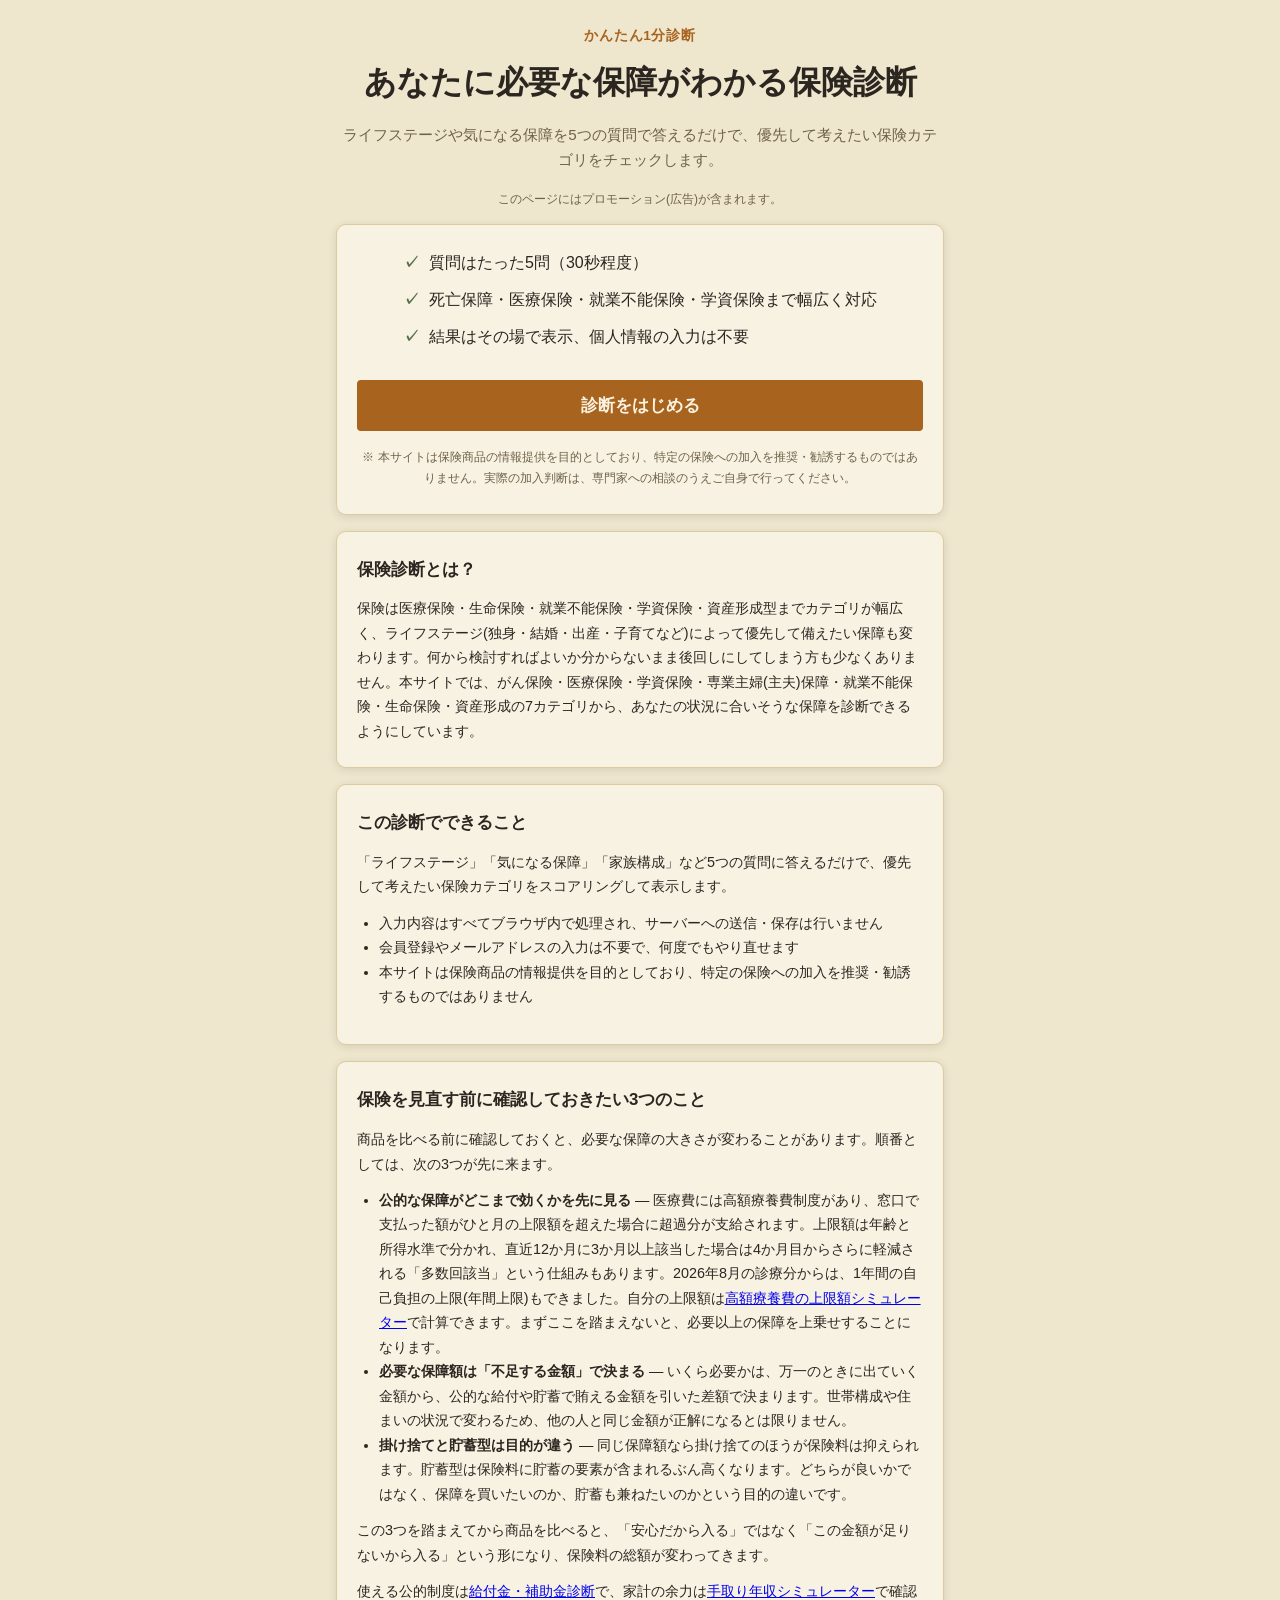
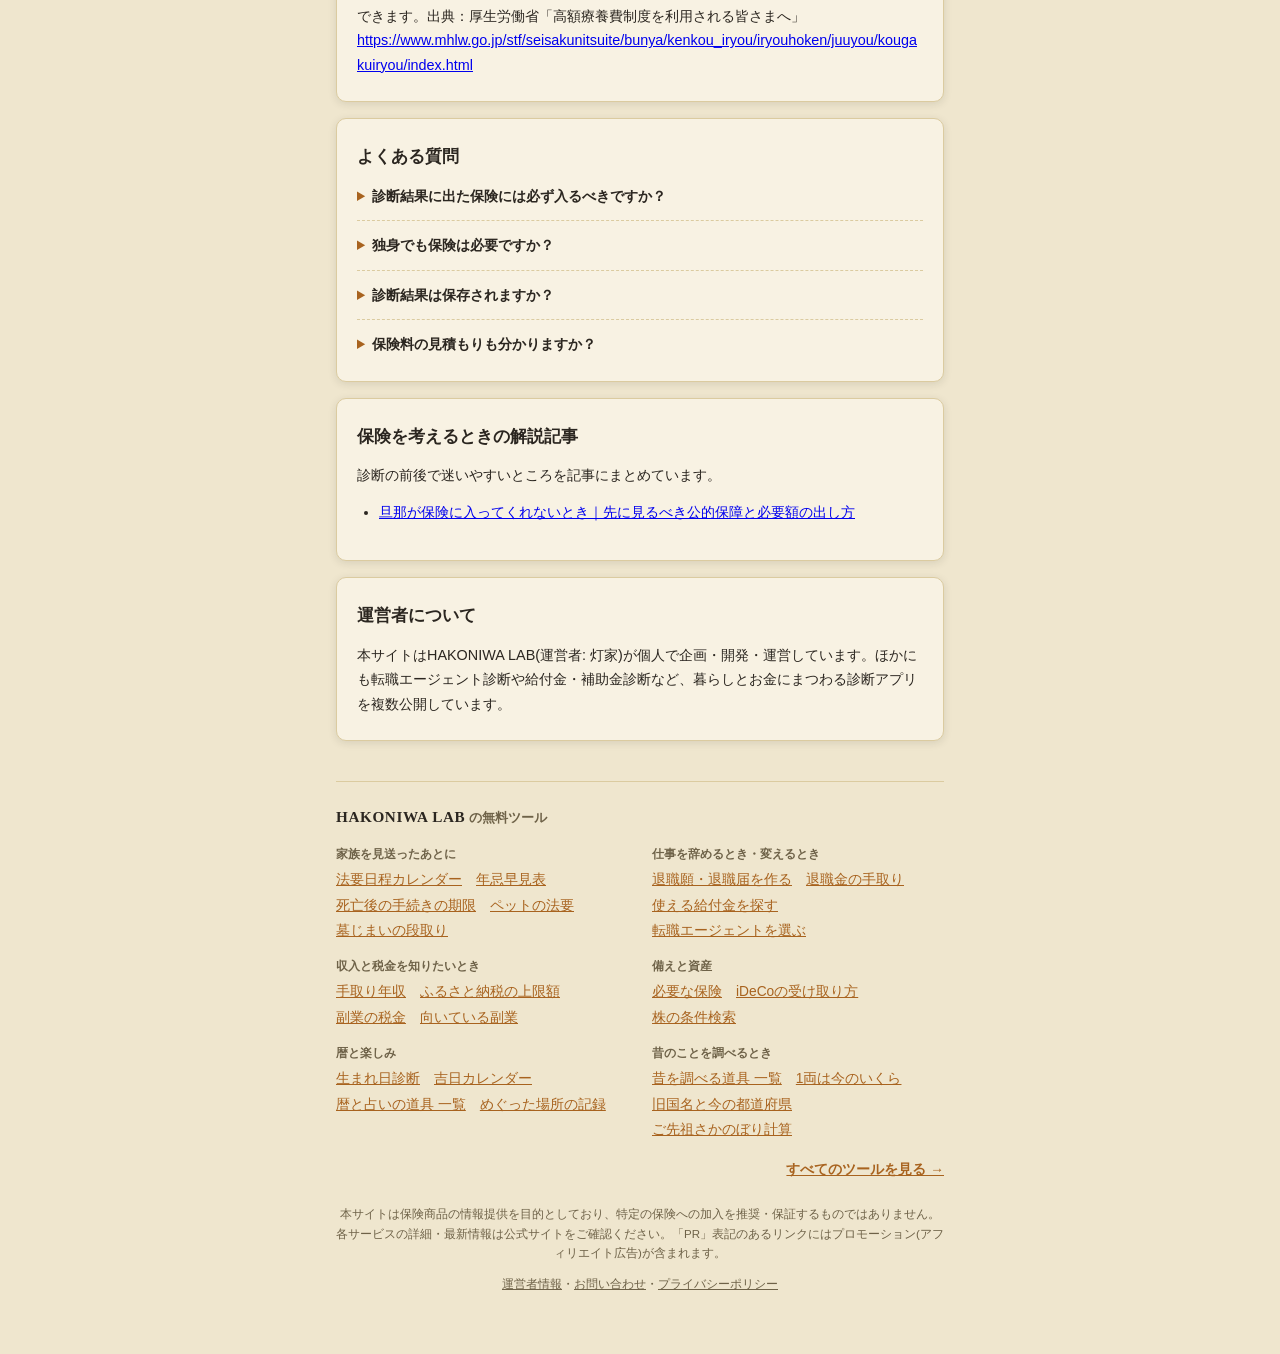
<file: index.html>
<!DOCTYPE html>
<html lang="ja">
<head>
<meta charset="UTF-8">
<meta name="viewport" content="width=device-width, initial-scale=1.0">
<!-- Google tag (gtag.js) -->
<script async src="https://www.googletagmanager.com/gtag/js?id=G-WTBHV5QYG3"></script>
<script>
  window.dataLayer = window.dataLayer || [];
  function gtag(){dataLayer.push(arguments);}
  gtag('js', new Date());
  gtag('config', 'G-WTBHV5QYG3');
</script>
<title>保険診断 | あなたに必要な保障がわかる</title>
<meta name="description" content="ライフステージや気になる保障を答えるだけで、あなたに合いそうな保険カテゴリをかんたん診断。">
<script async src="https://pagead2.googlesyndication.com/pagead/js/adsbygoogle.js?client=ca-pub-6465548593525933" crossorigin="anonymous"></script>
<link rel="canonical" href="https://hakoniwalab.com/insurance-checker/">
<link rel="stylesheet" href="css/style.css">
<script type="application/ld+json">{"@context":"https://schema.org","@type":"FAQPage","mainEntity":[{"@type":"Question","name":"診断結果に出た保険には必ず入るべきですか？","acceptedAnswer":{"@type":"Answer","text":"いいえ。診断結果は優先して検討したい保障カテゴリの目安であり、加入を推奨・勧誘するものではありません。実際の加入判断はご自身で、必要に応じて専門家に相談のうえ行ってください。"}},{"@type":"Question","name":"独身でも保険は必要ですか？","acceptedAnswer":{"@type":"Answer","text":"家族への保障よりも、医療保険や就業不能保険など自分自身の生活を守る保障の優先度が高くなる傾向があります。診断ではライフステージに応じてこうした違いも反映しています。"}},{"@type":"Question","name":"診断結果は保存されますか？","acceptedAnswer":{"@type":"Answer","text":"保存されません。診断のたびにその場で計算しており、入力内容や結果を外部に送信・保存する仕組みは持っていません。"}},{"@type":"Question","name":"保険料の見積もりも分かりますか？","acceptedAnswer":{"@type":"Answer","text":"本診断では優先すべき保険カテゴリの提示までを行っており、具体的な保険料の見積もりは含まれません。気になるカテゴリが見つかったら、各保険会社・保険相談窓口で見積もりをご確認ください。"}}]}</script>
</head>
<body>
<div id="app" class="app">

  <header class="app-header">
    <p class="app-header__eyebrow">かんたん1分診断</p>
    <h1 class="app-header__title">あなたに必要な<br class="sp-only">保障がわかる保険診断</h1>
    <p class="app-header__lead">ライフステージや気になる保障を5つの質問で答えるだけで、優先して考えたい保険カテゴリをチェックします。</p>
  </header>
  <p class="pr-note">このページにはプロモーション(広告)が含まれます。</p>

  <main id="main" class="main">

    <!-- intro screen -->
    <section id="screen-intro" class="screen" data-screen="intro">
      <div class="card card--intro">
        <ul class="intro-points">
          <li>質問はたった5問（30秒程度）</li>
          <li>死亡保障・医療保険・就業不能保険・学資保険まで幅広く対応</li>
          <li>結果はその場で表示、個人情報の入力は不要</li>
        </ul>
        <button type="button" class="btn btn--primary btn--large" id="btn-start">診断をはじめる</button>
        <p class="intro-disclaimer">※ 本サイトは保険商品の情報提供を目的としており、特定の保険への加入を推奨・勧誘するものではありません。実際の加入判断は、専門家への相談のうえご自身で行ってください。</p>
      </div>
    </section>

    <!-- quiz screen -->
    <section id="screen-quiz" class="screen" data-screen="quiz" hidden>
      <div class="progress" aria-hidden="true">
        <div class="progress__bar" id="progress-bar"></div>
      </div>
      <p class="progress__label" id="progress-label">質問 1 / 5</p>

      <div class="card card--quiz" id="quiz-card">
        <!-- quiz.js が質問ごとに描画する -->
      </div>

      <div class="quiz-nav">
        <button type="button" class="btn btn--ghost" id="btn-back" hidden>戻る</button>
      </div>
    </section>

    <!-- result screen -->
    <section id="screen-result" class="screen" data-screen="result" hidden>
      <div class="result-summary" id="result-summary"></div>
      <div class="result-list" id="result-list"></div>
      <div id="ad-slot-result-bottom" class="ad-slot" aria-hidden="true"></div>
      <div class="card card--books" data-books-card>
        <h2 class="card__title">関連する本</h2>
        <p class="books__lead">保障を整えたあと、資産形成も考えたい方へ。運営者が書いた本です。</p>
        <ul class="books__list">
          <li class="books__item">
            <a href="https://www.amazon.co.jp/dp/B0H7M818R7" target="_blank" rel="noopener">
              <span class="books__title">ずっと投資を後回しにしてきた、あなたへ。</span>
              <span class="books__note">神泉悠斗／新NISA・インデックス投資・口座開設まで、迷わない5つのステップ。</span>
            </a>
          </li>
        </ul>
        <p class="books__ku">Kindle Unlimited の対象です（会員なら追加料金はかかりません）。</p>
      </div>


      <div class="card card--lead" id="lead-card">
        <h2 class="card__title">診断結果をあとで見返したい方へ</h2>
        <p>メールアドレスを登録すると、HAKONIWA LABの新しいツール・更新情報をお届けします。</p>
        <form id="lead-form" class="lead-form" action="https://mail-studio.hakoniwa-labs.workers.dev/f/v6lGNd5ZqjptO-bG2wVIIij1IczI0iWg" method="post" target="popupwindow" onsubmit="window.open('https://mail-studio.hakoniwa-labs.workers.dev/f/v6lGNd5ZqjptO-bG2wVIIij1IczI0iWg', 'popupwindow')">
          <input type="email" name="email" class="lead-form__input" placeholder="メールアドレス" required>
          <button type="submit" class="btn btn--primary">登録する</button>
        </form>
      </div>

      <button type="button" class="btn btn--ghost" id="btn-restart">もう一度診断する</button>
    </section>

  </main>

  <section class="article" aria-labelledby="about-heading">
    <div class="card card--article">
      <h2 id="about-heading">保険診断とは？</h2>
      <p>保険は医療保険・生命保険・就業不能保険・学資保険・資産形成型までカテゴリが幅広く、ライフステージ(独身・結婚・出産・子育てなど)によって優先して備えたい保障も変わります。何から検討すればよいか分からないまま後回しにしてしまう方も少なくありません。本サイトでは、がん保険・医療保険・学資保険・専業主婦(主夫)保障・就業不能保険・生命保険・資産形成の7カテゴリから、あなたの状況に合いそうな保障を診断できるようにしています。</p>
    </div>

    <div class="card card--article">
      <h2>この診断でできること</h2>
      <p>「ライフステージ」「気になる保障」「家族構成」など5つの質問に答えるだけで、優先して考えたい保険カテゴリをスコアリングして表示します。</p>
      <ul>
        <li>入力内容はすべてブラウザ内で処理され、サーバーへの送信・保存は行いません</li>
        <li>会員登録やメールアドレスの入力は不要で、何度でもやり直せます</li>
        <li>本サイトは保険商品の情報提供を目的としており、特定の保険への加入を推奨・勧誘するものではありません</li>
      </ul>
    </div>

    <div class="card card--article">
      <h2>保険を見直す前に確認しておきたい3つのこと</h2>
      <p>商品を比べる前に確認しておくと、必要な保障の大きさが変わることがあります。順番としては、次の3つが先に来ます。</p>
      <ul>
        <li><strong>公的な保障がどこまで効くかを先に見る</strong> — 医療費には高額療養費制度があり、窓口で支払った額がひと月の上限額を超えた場合に超過分が支給されます。上限額は年齢と所得水準で分かれ、直近12か月に3か月以上該当した場合は4か月目からさらに軽減される「多数回該当」という仕組みもあります。2026年8月の診療分からは、1年間の自己負担の上限(年間上限)もできました。自分の上限額は<a href="../subsidy-checker/guide/kogaku-ryoyohi-jogen/">高額療養費の上限額シミュレーター</a>で計算できます。まずここを踏まえないと、必要以上の保障を上乗せすることになります。</li>
        <li><strong>必要な保障額は「不足する金額」で決まる</strong> — いくら必要かは、万一のときに出ていく金額から、公的な給付や貯蓄で賄える金額を引いた差額で決まります。世帯構成や住まいの状況で変わるため、他の人と同じ金額が正解になるとは限りません。</li>
        <li><strong>掛け捨てと貯蓄型は目的が違う</strong> — 同じ保障額なら掛け捨てのほうが保険料は抑えられます。貯蓄型は保険料に貯蓄の要素が含まれるぶん高くなります。どちらが良いかではなく、保障を買いたいのか、貯蓄も兼ねたいのかという目的の違いです。</li>
      </ul>
      <p>この3つを踏まえてから商品を比べると、「安心だから入る」ではなく「この金額が足りないから入る」という形になり、保険料の総額が変わってきます。</p>
      <p>使える公的制度は<a href="../subsidy-checker/">給付金・補助金診断</a>で、家計の余力は<a href="../takehome-calculator/">手取り年収シミュレーター</a>で確認できます。出典：厚生労働省「高額療養費制度を利用される皆さまへ」<a href="https://www.mhlw.go.jp/stf/seisakunitsuite/bunya/kenkou_iryou/iryouhoken/juuyou/kougakuiryou/index.html" target="_blank" rel="noopener">https://www.mhlw.go.jp/stf/seisakunitsuite/bunya/kenkou_iryou/iryouhoken/juuyou/kougakuiryou/index.html</a></p>
    </div>

    <div class="card card--article">
      <h2>よくある質問</h2>
      <details class="faq-item">
        <summary>診断結果に出た保険には必ず入るべきですか？</summary>
        <p>いいえ。診断結果は優先して検討したい保障カテゴリの目安であり、加入を推奨・勧誘するものではありません。実際の加入判断はご自身で、必要に応じて専門家に相談のうえ行ってください。</p>
      </details>
      <details class="faq-item">
        <summary>独身でも保険は必要ですか？</summary>
        <p>家族への保障よりも、医療保険や就業不能保険など自分自身の生活を守る保障の優先度が高くなる傾向があります。診断ではライフステージに応じてこうした違いも反映しています。</p>
      </details>
      <details class="faq-item">
        <summary>診断結果は保存されますか？</summary>
        <p>保存されません。診断のたびにその場で計算しており、入力内容や結果を外部に送信・保存する仕組みは持っていません。</p>
      </details>
      <details class="faq-item">
        <summary>保険料の見積もりも分かりますか？</summary>
        <p>本診断では優先すべき保険カテゴリの提示までを行っており、具体的な保険料の見積もりは含まれません。気になるカテゴリが見つかったら、各保険会社・保険相談窓口で見積もりをご確認ください。</p>
      </details>
    </div>

    <div class="card card--article">
      <h2>保険を考えるときの解説記事</h2>
      <p>診断の前後で迷いやすいところを記事にまとめています。</p>
      <ul>
        <li><a href="guide/danna-hoken-hairanai/">旦那が保険に入ってくれないとき｜先に見るべき公的保障と必要額の出し方</a></li>
      </ul>
    </div>

    <div class="card card--article">
      <h2>運営者について</h2>
      <p>本サイトはHAKONIWA LAB(運営者: 灯家)が個人で企画・開発・運営しています。ほかにも転職エージェント診断や給付金・補助金診断など、暮らしとお金にまつわる診断アプリを複数公開しています。</p>
    </div>
  </section>

  <!-- site-nav:start -->
  <style>
  .site-nav { margin: 40px 0 0; padding: 22px 0 0; border-top: 1px solid var(--color-border, var(--line, #dbcba0)); color: var(--color-text, var(--ink, #2b2620)); text-align: left; }
  .site-nav__title { margin: 0 0 14px; font-size: 0.82rem; font-weight: 700; color: var(--color-text-muted, var(--muted, #6e6248)); }
  .site-nav__title a { font-family: Georgia, "Times New Roman", serif; font-size: 0.95rem; letter-spacing: 0.04em; color: var(--color-text, var(--ink, #2b2620)); text-decoration: none; }
  .site-nav__groups { display: grid; gap: 14px 24px; }
  @media (min-width: 560px) { .site-nav__groups { grid-template-columns: 1fr 1fr; } }
  .site-nav__label { margin: 0 0 4px; font-size: 0.74rem; font-weight: 700; color: var(--color-text-muted, var(--muted, #6e6248)); }
  .site-nav__links { display: flex; flex-wrap: wrap; gap: 2px 14px; margin: 0; padding: 0; list-style: none; font-size: 0.86rem; line-height: 1.7; }
  .site-nav__links li { margin: 0; padding: 0; }
  .site-nav__links li::before { content: none; }
  .site-nav__links a { color: var(--color-primary, var(--navy, #a8631f)); }
  .site-nav__all { margin: 16px 0 0; font-size: 0.86rem; text-align: right; }
  .site-nav__all a { color: var(--color-primary, var(--navy, #a8631f)); font-weight: 700; }
  .app-footer a { color: var(--color-text-muted, var(--muted, #6e6248)); }
  </style>
  <nav class="site-nav" aria-label="HAKONIWA LABのツール">
    <p class="site-nav__title"><a href="../">HAKONIWA LAB</a> の無料ツール</p>
    <div class="site-nav__groups">
      <div>
        <p class="site-nav__label">家族を見送ったあとに</p>
        <ul class="site-nav__links">
          <li><a href="../houyou-calendar/">法要日程カレンダー</a></li>
          <li><a href="../houyou-calendar/hayami/">年忌早見表</a></li>
          <li><a href="../houyou-calendar/tetsuzuki/">死亡後の手続きの期限</a></li>
          <li><a href="../houyou-calendar/pet/">ペットの法要</a></li>
          <li><a href="../houyou-calendar/hakajimai/">墓じまいの段取り</a></li>
        </ul>
      </div>
      <div>
        <p class="site-nav__label">仕事を辞めるとき・変えるとき</p>
        <ul class="site-nav__links">
          <li><a href="../resignation-letter-generator/">退職願・退職届を作る</a></li>
          <li><a href="../retirement-simulator/">退職金の手取り</a></li>
          <li><a href="../subsidy-checker/">使える給付金を探す</a></li>
          <li><a href="../career-checker/">転職エージェントを選ぶ</a></li>
        </ul>
      </div>
      <div>
        <p class="site-nav__label">収入と税金を知りたいとき</p>
        <ul class="site-nav__links">
          <li><a href="../takehome-calculator/">手取り年収</a></li>
          <li><a href="../furusato-simulator/">ふるさと納税の上限額</a></li>
          <li><a href="../sidejob-tax-simulator/">副業の税金</a></li>
          <li><a href="../sidejob-checker/">向いている副業</a></li>
        </ul>
      </div>
      <div>
        <p class="site-nav__label">備えと資産</p>
        <ul class="site-nav__links">
          <li><a href="../insurance-checker/">必要な保険</a></li>
          <li><a href="../retirement-simulator/ideco/">iDeCoの受け取り方</a></li>
          <li><a href="../stock-screener/">株の条件検索</a></li>
        </ul>
      </div>
      <div>
        <p class="site-nav__label">暦と楽しみ</p>
        <ul class="site-nav__links">
          <li><a href="../birthday-fortune/">生まれ日診断</a></li>
          <li><a href="../birthday-fortune/calendar/">吉日カレンダー</a></li>
          <li><a href="../birthday-fortune/tools/">暦と占いの道具 一覧</a></li>
          <li><a href="../meguri-log/">めぐった場所の記録</a></li>
        </ul>
      </div>
      <div>
        <p class="site-nav__label">昔のことを調べるとき</p>
        <ul class="site-nav__links">
          <li><a href="../mukashi/">昔を調べる道具 一覧</a></li>
          <li><a href="../mukashi/ryou/">1両は今のいくら</a></li>
          <li><a href="../mukashi/kokumei/">旧国名と今の都道府県</a></li>
          <li><a href="../mukashi/senzo/">ご先祖さかのぼり計算</a></li>
        </ul>
      </div>
    </div>
    <p class="site-nav__all"><a href="../">すべてのツールを見る →</a></p>
  </nav>
  <!-- site-nav:end -->

  <footer class="app-footer">
    <p>本サイトは保険商品の情報提供を目的としており、特定の保険への加入を推奨・保証するものではありません。各サービスの詳細・最新情報は公式サイトをご確認ください。「PR」表記のあるリンクにはプロモーション(アフィリエイト広告)が含まれます。</p>
    <p><a href="../about.html">運営者情報</a>・<a href="../contact.html">お問い合わせ</a>・<a href="../privacy.html">プライバシーポリシー</a></p>
  </footer>

</div>

<script src="js/data.js"></script>
<script src="js/match.js"></script>
<script src="js/render.js"></script>
<script src="js/quiz.js"></script>
</body>
</html>
</file>
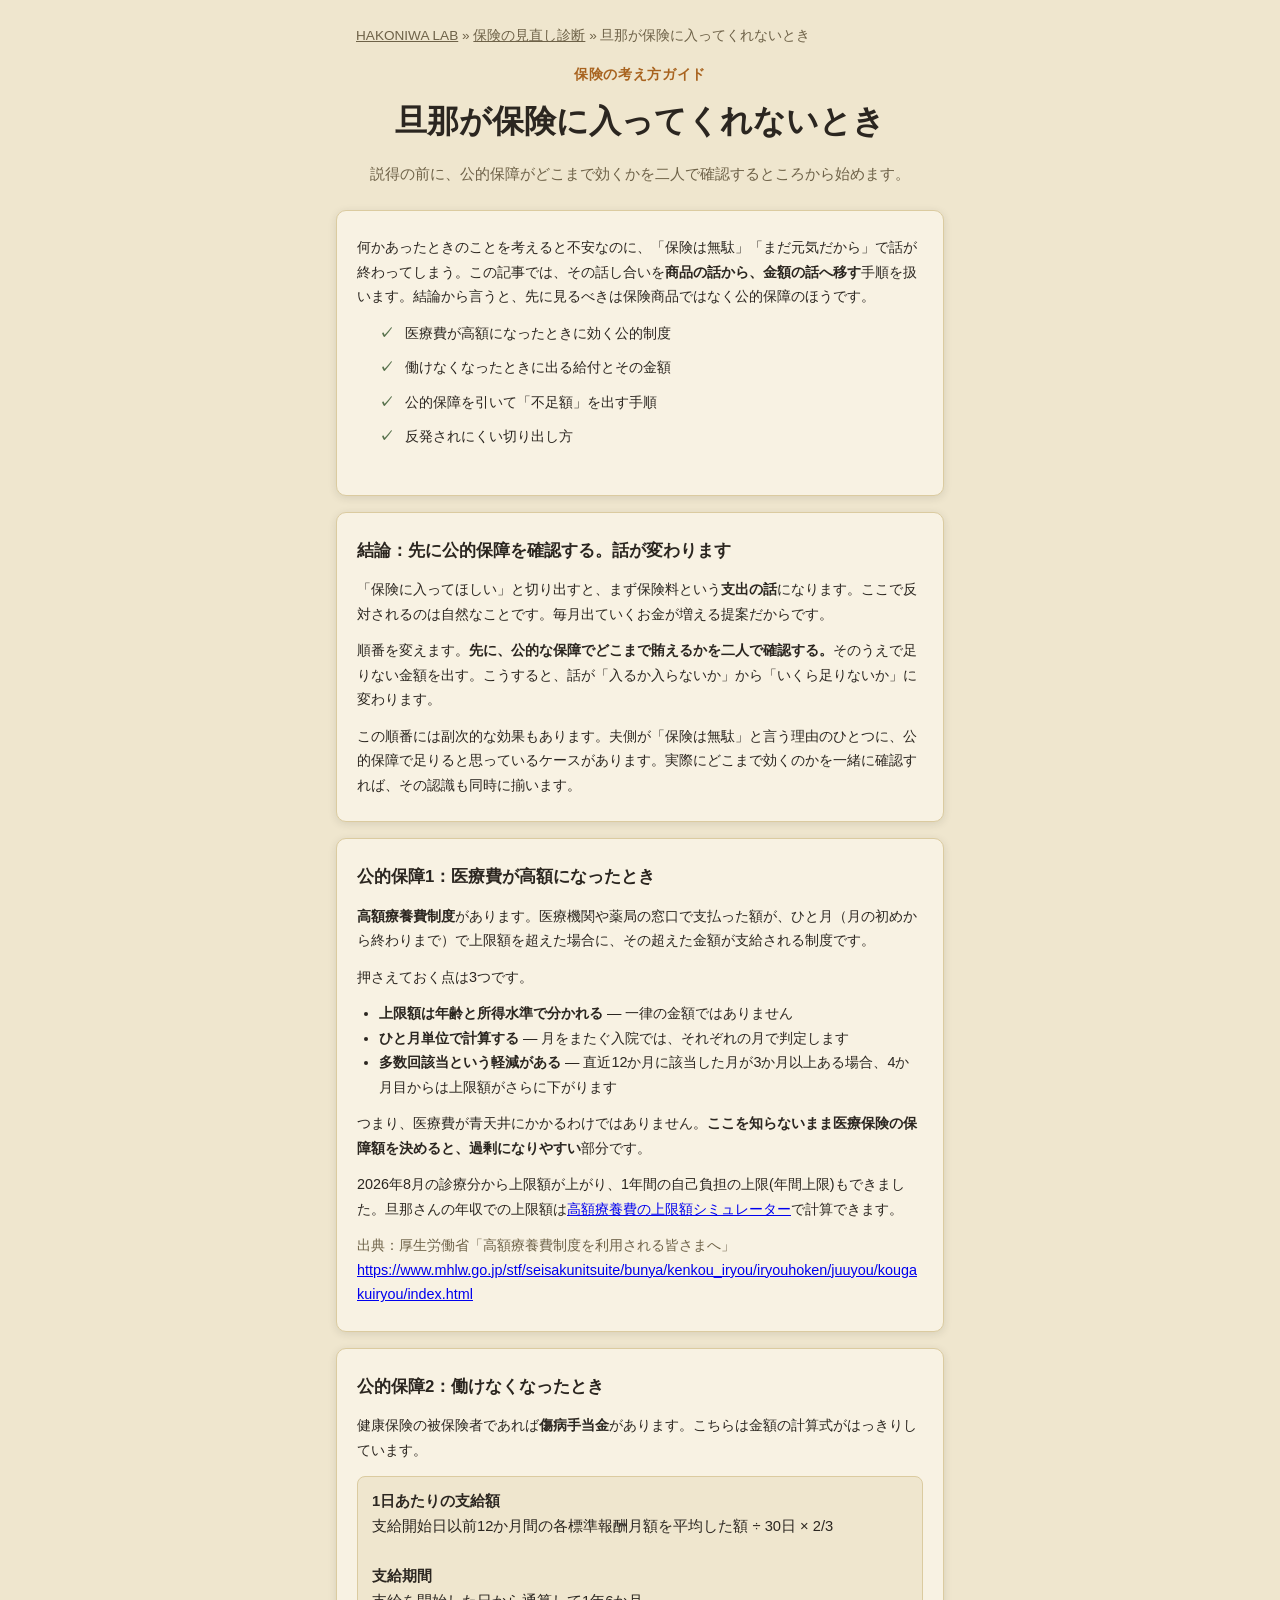
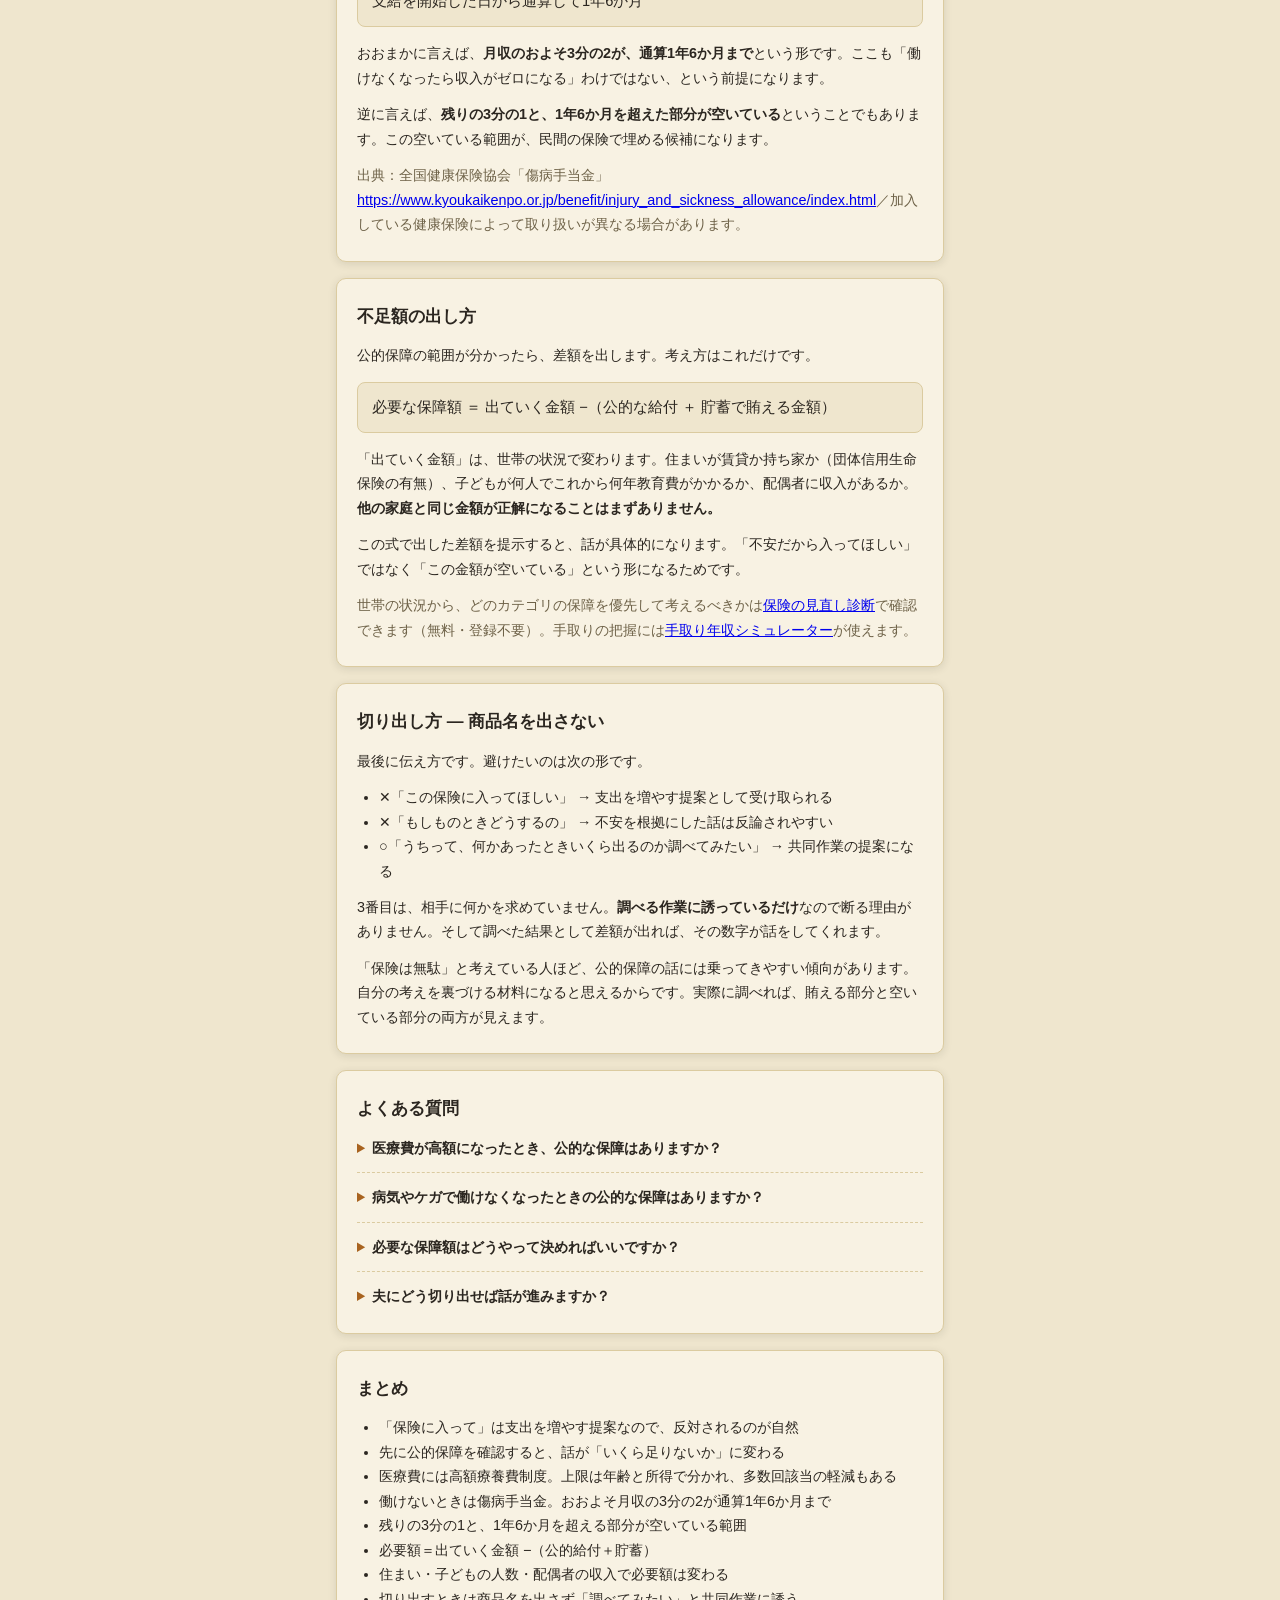
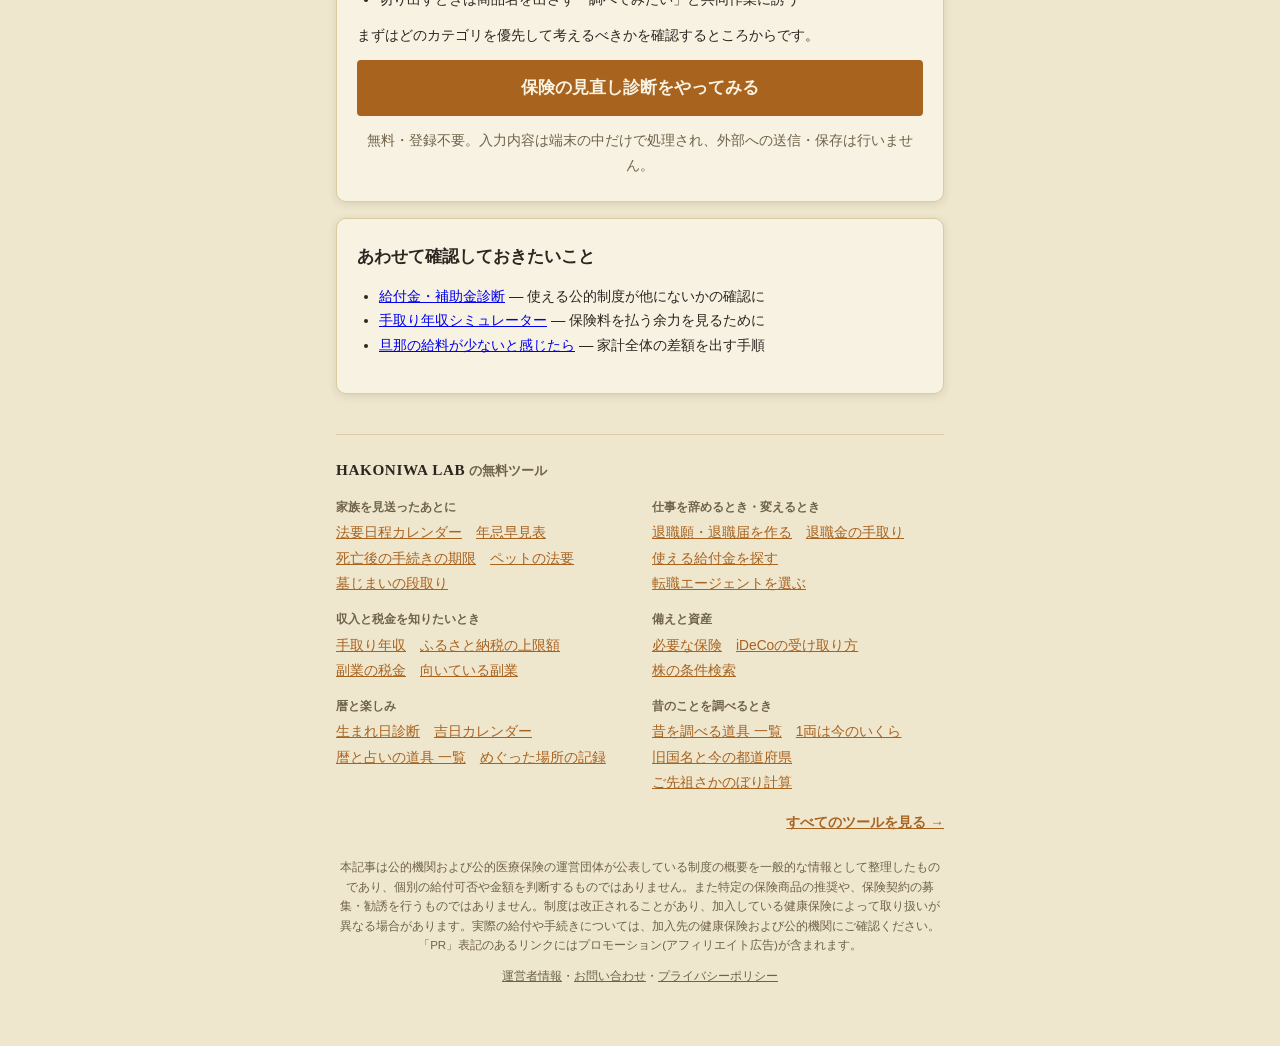
<file: guide/danna-hoken-hairanai/index.html>
<!DOCTYPE html>
<html lang="ja">
<head>
<meta charset="UTF-8">
<meta name="viewport" content="width=device-width, initial-scale=1.0">
<!-- Google tag (gtag.js) -->
<script async src="https://www.googletagmanager.com/gtag/js?id=G-WTBHV5QYG3"></script>
<script>
  window.dataLayer = window.dataLayer || [];
  function gtag(){dataLayer.push(arguments);}
  gtag('js', new Date());
  gtag('config', 'G-WTBHV5QYG3');
</script>
<title>旦那が保険に入ってくれないとき｜先に見るべき公的保障と必要額の出し方</title>
<meta name="description" content="旦那が保険に入ってくれない。説得の前に、高額療養費と傷病手当金という公的保障がどこまで効くかを確認し、そこから不足する金額を出す手順を整理しました。話が進む伝え方も解説します。">
<script async src="https://pagead2.googlesyndication.com/pagead/js/adsbygoogle.js?client=ca-pub-6465548593525933" crossorigin="anonymous"></script>
<link rel="canonical" href="https://hakoniwalab.com/insurance-checker/guide/danna-hoken-hairanai/">
<link rel="stylesheet" href="../../css/style.css">
<script type="application/ld+json">{"@context":"https://schema.org","@type":"FAQPage","mainEntity":[{"@type":"Question","name":"医療費が高額になったとき、公的な保障はありますか？","acceptedAnswer":{"@type":"Answer","text":"高額療養費制度があります。医療機関や薬局の窓口で支払った額が、ひと月で上限額を超えた場合に、その超えた金額が支給される制度です。上限額は年齢と所得水準によって分かれます。また直近12か月の間に該当した月が3か月以上ある場合、4か月目からは上限額がさらに軽減される多数回該当という仕組みもあります。"}},{"@type":"Question","name":"病気やケガで働けなくなったときの公的な保障はありますか？","acceptedAnswer":{"@type":"Answer","text":"健康保険の被保険者であれば傷病手当金があります。支給期間は支給を開始した日から通算して1年6か月で、1日あたりの金額は支給開始日以前12か月間の各標準報酬月額を平均した額を30日で割り、その3分の2にあたる額です。要件や手続きは加入している健康保険にご確認ください。"}},{"@type":"Question","name":"必要な保障額はどうやって決めればいいですか？","acceptedAnswer":{"@type":"Answer","text":"万一のときに出ていく金額から、公的な給付と貯蓄で賄える金額を引いた差額で決まります。この差額を出さずに商品を比べると、必要以上の保障を上乗せすることになりがちです。世帯構成や住まいの状況で変わるため、他の家庭と同じ金額が正解になるとは限りません。"}},{"@type":"Question","name":"夫にどう切り出せば話が進みますか？","acceptedAnswer":{"@type":"Answer","text":"「保険に入って」と商品の話から入ると、保険料という支出の話になり反発されやすくなります。先に公的保障で賄える範囲を二人で確認し、そのうえで足りない金額を出す順番にすると、保険に入るかどうかではなく、いくら足りないかという話になります。"}}]}</script>
<style>
.guide-nav { max-width: 720px; margin: 0 auto 16px; padding: 0 20px; font-size: 0.85rem; color: var(--color-text-muted); }
.guide-nav a { color: var(--color-text-muted); }
.guide-lead { font-size: 0.95rem; }
.guide-table { width: 100%; border-collapse: collapse; margin: 14px 0; font-size: 0.92rem; }
.guide-table th, .guide-table td { border: 1px solid var(--color-border); padding: 8px 10px; text-align: left; vertical-align: top; }
.guide-table th { background: var(--color-bg); font-weight: 600; }
.guide-note { font-size: 0.85rem; color: var(--color-text-muted); }
.card--article h3 { font-size: 1rem; margin: 18px 0 6px; }
.guide-cta { text-align: center; }
.guide-cta .btn { display: inline-block; text-decoration: none; }
.guide-calc { background: var(--color-bg); border: 1px solid var(--color-border); border-radius: 8px; padding: 12px 14px; margin: 14px 0; font-size: 0.92rem; }
</style>
</head>
<body>
<div class="app">

  <nav class="guide-nav" aria-label="パンくずリスト">
    <a href="../../../">HAKONIWA LAB</a> &raquo;
    <a href="../../">保険の見直し診断</a> &raquo;
    <span aria-current="page">旦那が保険に入ってくれないとき</span>
  </nav>

  <header class="app-header">
    <p class="app-header__eyebrow">保険の考え方ガイド</p>
    <h1 class="app-header__title">旦那が保険に<br class="sp-only">入ってくれないとき</h1>
    <p class="app-header__lead">説得の前に、公的保障がどこまで効くかを二人で確認するところから始めます。</p>
  </header>

  <main class="main">

    <section class="article">

      <div class="card card--article">
        <p class="guide-lead">何かあったときのことを考えると不安なのに、「保険は無駄」「まだ元気だから」で話が終わってしまう。この記事では、その話し合いを<strong>商品の話から、金額の話へ移す</strong>手順を扱います。結論から言うと、先に見るべきは保険商品ではなく公的保障のほうです。</p>
        <ul class="intro-points">
          <li>医療費が高額になったときに効く公的制度</li>
          <li>働けなくなったときに出る給付とその金額</li>
          <li>公的保障を引いて「不足額」を出す手順</li>
          <li>反発されにくい切り出し方</li>
        </ul>
      </div>

      <div class="card card--article">
        <h2>結論：先に公的保障を確認する。話が変わります</h2>
        <p>「保険に入ってほしい」と切り出すと、まず保険料という<strong>支出の話</strong>になります。ここで反対されるのは自然なことです。毎月出ていくお金が増える提案だからです。</p>
        <p>順番を変えます。<strong>先に、公的な保障でどこまで賄えるかを二人で確認する。</strong>そのうえで足りない金額を出す。こうすると、話が「入るか入らないか」から「いくら足りないか」に変わります。</p>
        <p>この順番には副次的な効果もあります。夫側が「保険は無駄」と言う理由のひとつに、公的保障で足りると思っているケースがあります。実際にどこまで効くのかを一緒に確認すれば、その認識も同時に揃います。</p>
      </div>

      <div class="card card--article">
        <h2>公的保障1：医療費が高額になったとき</h2>
        <p><strong>高額療養費制度</strong>があります。医療機関や薬局の窓口で支払った額が、ひと月（月の初めから終わりまで）で上限額を超えた場合に、その超えた金額が支給される制度です。</p>
        <p>押さえておく点は3つです。</p>
        <ul>
          <li><strong>上限額は年齢と所得水準で分かれる</strong> — 一律の金額ではありません</li>
          <li><strong>ひと月単位で計算する</strong> — 月をまたぐ入院では、それぞれの月で判定します</li>
          <li><strong>多数回該当という軽減がある</strong> — 直近12か月に該当した月が3か月以上ある場合、4か月目からは上限額がさらに下がります</li>
        </ul>
        <p>つまり、医療費が青天井にかかるわけではありません。<strong>ここを知らないまま医療保険の保障額を決めると、過剰になりやすい</strong>部分です。</p>
        <p>2026年8月の診療分から上限額が上がり、1年間の自己負担の上限(年間上限)もできました。旦那さんの年収での上限額は<a href="../../../subsidy-checker/guide/kogaku-ryoyohi-jogen/">高額療養費の上限額シミュレーター</a>で計算できます。</p>
        <p class="guide-note">出典：厚生労働省「高額療養費制度を利用される皆さまへ」<a href="https://www.mhlw.go.jp/stf/seisakunitsuite/bunya/kenkou_iryou/iryouhoken/juuyou/kougakuiryou/index.html" target="_blank" rel="noopener">https://www.mhlw.go.jp/stf/seisakunitsuite/bunya/kenkou_iryou/iryouhoken/juuyou/kougakuiryou/index.html</a></p>
      </div>

      <div class="card card--article">
        <h2>公的保障2：働けなくなったとき</h2>
        <p>健康保険の被保険者であれば<strong>傷病手当金</strong>があります。こちらは金額の計算式がはっきりしています。</p>
        <div class="guide-calc">
          <strong>1日あたりの支給額</strong><br>
          支給開始日以前12か月間の各標準報酬月額を平均した額 ÷ 30日 × 2/3<br><br>
          <strong>支給期間</strong><br>
          支給を開始した日から通算して1年6か月
        </div>
        <p>おおまかに言えば、<strong>月収のおよそ3分の2が、通算1年6か月まで</strong>という形です。ここも「働けなくなったら収入がゼロになる」わけではない、という前提になります。</p>
        <p>逆に言えば、<strong>残りの3分の1と、1年6か月を超えた部分が空いている</strong>ということでもあります。この空いている範囲が、民間の保険で埋める候補になります。</p>
        <p class="guide-note">出典：全国健康保険協会「傷病手当金」<a href="https://www.kyoukaikenpo.or.jp/benefit/injury_and_sickness_allowance/index.html" target="_blank" rel="noopener">https://www.kyoukaikenpo.or.jp/benefit/injury_and_sickness_allowance/index.html</a>／加入している健康保険によって取り扱いが異なる場合があります。</p>
      </div>

      <div class="card card--article">
        <h2>不足額の出し方</h2>
        <p>公的保障の範囲が分かったら、差額を出します。考え方はこれだけです。</p>
        <div class="guide-calc">
          必要な保障額 ＝ 出ていく金額 −（公的な給付 ＋ 貯蓄で賄える金額）
        </div>
        <p>「出ていく金額」は、世帯の状況で変わります。住まいが賃貸か持ち家か（団体信用生命保険の有無）、子どもが何人でこれから何年教育費がかかるか、配偶者に収入があるか。<strong>他の家庭と同じ金額が正解になることはまずありません。</strong></p>
        <p>この式で出した差額を提示すると、話が具体的になります。「不安だから入ってほしい」ではなく「この金額が空いている」という形になるためです。</p>
        <p class="guide-note">世帯の状況から、どのカテゴリの保障を優先して考えるべきかは<a href="../../">保険の見直し診断</a>で確認できます（無料・登録不要）。手取りの把握には<a href="../../../takehome-calculator/">手取り年収シミュレーター</a>が使えます。</p>
      </div>

      <div class="card card--article">
        <h2>切り出し方 ― 商品名を出さない</h2>
        <p>最後に伝え方です。避けたいのは次の形です。</p>
        <ul>
          <li>✕「この保険に入ってほしい」 → 支出を増やす提案として受け取られる</li>
          <li>✕「もしものときどうするの」 → 不安を根拠にした話は反論されやすい</li>
          <li>○「うちって、何かあったときいくら出るのか調べてみたい」 → 共同作業の提案になる</li>
        </ul>
        <p>3番目は、相手に何かを求めていません。<strong>調べる作業に誘っているだけ</strong>なので断る理由がありません。そして調べた結果として差額が出れば、その数字が話をしてくれます。</p>
        <p>「保険は無駄」と考えている人ほど、公的保障の話には乗ってきやすい傾向があります。自分の考えを裏づける材料になると思えるからです。実際に調べれば、賄える部分と空いている部分の両方が見えます。</p>
      </div>

      <div class="card card--article">
        <h2>よくある質問</h2>
        <details class="faq-item">
          <summary>医療費が高額になったとき、公的な保障はありますか？</summary>
          <p>高額療養費制度があります。医療機関や薬局の窓口で支払った額が、ひと月で上限額を超えた場合に、その超えた金額が支給される制度です。上限額は年齢と所得水準によって分かれます。また直近12か月の間に該当した月が3か月以上ある場合、4か月目からは上限額がさらに軽減される多数回該当という仕組みもあります。</p>
        </details>
        <details class="faq-item">
          <summary>病気やケガで働けなくなったときの公的な保障はありますか？</summary>
          <p>健康保険の被保険者であれば傷病手当金があります。支給期間は支給を開始した日から通算して1年6か月で、1日あたりの金額は支給開始日以前12か月間の各標準報酬月額を平均した額を30日で割り、その3分の2にあたる額です。要件や手続きは加入している健康保険にご確認ください。</p>
        </details>
        <details class="faq-item">
          <summary>必要な保障額はどうやって決めればいいですか？</summary>
          <p>万一のときに出ていく金額から、公的な給付と貯蓄で賄える金額を引いた差額で決まります。この差額を出さずに商品を比べると、必要以上の保障を上乗せすることになりがちです。世帯構成や住まいの状況で変わるため、他の家庭と同じ金額が正解になるとは限りません。</p>
        </details>
        <details class="faq-item">
          <summary>夫にどう切り出せば話が進みますか？</summary>
          <p>「保険に入って」と商品の話から入ると、保険料という支出の話になり反発されやすくなります。先に公的保障で賄える範囲を二人で確認し、そのうえで足りない金額を出す順番にすると、保険に入るかどうかではなく、いくら足りないかという話になります。</p>
        </details>
      </div>

      <div class="card card--article">
        <h2>まとめ</h2>
        <ul>
          <li>「保険に入って」は支出を増やす提案なので、反対されるのが自然</li>
          <li>先に公的保障を確認すると、話が「いくら足りないか」に変わる</li>
          <li>医療費には高額療養費制度。上限は年齢と所得で分かれ、多数回該当の軽減もある</li>
          <li>働けないときは傷病手当金。おおよそ月収の3分の2が通算1年6か月まで</li>
          <li>残りの3分の1と、1年6か月を超える部分が空いている範囲</li>
          <li>必要額＝出ていく金額 −（公的給付＋貯蓄）</li>
          <li>住まい・子どもの人数・配偶者の収入で必要額は変わる</li>
          <li>切り出すときは商品名を出さず「調べてみたい」と共同作業に誘う</li>
        </ul>
        <p>まずはどのカテゴリを優先して考えるべきかを確認するところからです。</p>
        <p class="guide-cta"><a class="btn btn--primary btn--large" href="../../">保険の見直し診断をやってみる</a></p>
        <p class="guide-note" style="text-align:center;">無料・登録不要。入力内容は端末の中だけで処理され、外部への送信・保存は行いません。</p>
      </div>

      <div class="card card--article">
        <h2>あわせて確認しておきたいこと</h2>
        <ul>
          <li><a href="../../../subsidy-checker/">給付金・補助金診断</a> — 使える公的制度が他にないかの確認に</li>
          <li><a href="../../../takehome-calculator/">手取り年収シミュレーター</a> — 保険料を払う余力を見るために</li>
          <li><a href="../../../takehome-calculator/guide/danna-kyuryo-sukunai/">旦那の給料が少ないと感じたら</a> — 家計全体の差額を出す手順</li>
        </ul>
      </div>

    </section>

  </main>

  <!-- site-nav:start -->
  <style>
  .site-nav { margin: 40px 0 0; padding: 22px 0 0; border-top: 1px solid var(--color-border, var(--line, #dbcba0)); color: var(--color-text, var(--ink, #2b2620)); text-align: left; }
  .site-nav__title { margin: 0 0 14px; font-size: 0.82rem; font-weight: 700; color: var(--color-text-muted, var(--muted, #6e6248)); }
  .site-nav__title a { font-family: Georgia, "Times New Roman", serif; font-size: 0.95rem; letter-spacing: 0.04em; color: var(--color-text, var(--ink, #2b2620)); text-decoration: none; }
  .site-nav__groups { display: grid; gap: 14px 24px; }
  @media (min-width: 560px) { .site-nav__groups { grid-template-columns: 1fr 1fr; } }
  .site-nav__label { margin: 0 0 4px; font-size: 0.74rem; font-weight: 700; color: var(--color-text-muted, var(--muted, #6e6248)); }
  .site-nav__links { display: flex; flex-wrap: wrap; gap: 2px 14px; margin: 0; padding: 0; list-style: none; font-size: 0.86rem; line-height: 1.7; }
  .site-nav__links li { margin: 0; padding: 0; }
  .site-nav__links li::before { content: none; }
  .site-nav__links a { color: var(--color-primary, var(--navy, #a8631f)); }
  .site-nav__all { margin: 16px 0 0; font-size: 0.86rem; text-align: right; }
  .site-nav__all a { color: var(--color-primary, var(--navy, #a8631f)); font-weight: 700; }
  .app-footer a { color: var(--color-text-muted, var(--muted, #6e6248)); }
  </style>
  <nav class="site-nav" aria-label="HAKONIWA LABのツール">
    <p class="site-nav__title"><a href="../../../">HAKONIWA LAB</a> の無料ツール</p>
    <div class="site-nav__groups">
      <div>
        <p class="site-nav__label">家族を見送ったあとに</p>
        <ul class="site-nav__links">
          <li><a href="../../../houyou-calendar/">法要日程カレンダー</a></li>
          <li><a href="../../../houyou-calendar/hayami/">年忌早見表</a></li>
          <li><a href="../../../houyou-calendar/tetsuzuki/">死亡後の手続きの期限</a></li>
          <li><a href="../../../houyou-calendar/pet/">ペットの法要</a></li>
          <li><a href="../../../houyou-calendar/hakajimai/">墓じまいの段取り</a></li>
        </ul>
      </div>
      <div>
        <p class="site-nav__label">仕事を辞めるとき・変えるとき</p>
        <ul class="site-nav__links">
          <li><a href="../../../resignation-letter-generator/">退職願・退職届を作る</a></li>
          <li><a href="../../../retirement-simulator/">退職金の手取り</a></li>
          <li><a href="../../../subsidy-checker/">使える給付金を探す</a></li>
          <li><a href="../../../career-checker/">転職エージェントを選ぶ</a></li>
        </ul>
      </div>
      <div>
        <p class="site-nav__label">収入と税金を知りたいとき</p>
        <ul class="site-nav__links">
          <li><a href="../../../takehome-calculator/">手取り年収</a></li>
          <li><a href="../../../furusato-simulator/">ふるさと納税の上限額</a></li>
          <li><a href="../../../sidejob-tax-simulator/">副業の税金</a></li>
          <li><a href="../../../sidejob-checker/">向いている副業</a></li>
        </ul>
      </div>
      <div>
        <p class="site-nav__label">備えと資産</p>
        <ul class="site-nav__links">
          <li><a href="../../../insurance-checker/">必要な保険</a></li>
          <li><a href="../../../retirement-simulator/ideco/">iDeCoの受け取り方</a></li>
          <li><a href="../../../stock-screener/">株の条件検索</a></li>
        </ul>
      </div>
      <div>
        <p class="site-nav__label">暦と楽しみ</p>
        <ul class="site-nav__links">
          <li><a href="../../../birthday-fortune/">生まれ日診断</a></li>
          <li><a href="../../../birthday-fortune/calendar/">吉日カレンダー</a></li>
          <li><a href="../../../birthday-fortune/tools/">暦と占いの道具 一覧</a></li>
          <li><a href="../../../meguri-log/">めぐった場所の記録</a></li>
        </ul>
      </div>
      <div>
        <p class="site-nav__label">昔のことを調べるとき</p>
        <ul class="site-nav__links">
          <li><a href="../../../mukashi/">昔を調べる道具 一覧</a></li>
          <li><a href="../../../mukashi/ryou/">1両は今のいくら</a></li>
          <li><a href="../../../mukashi/kokumei/">旧国名と今の都道府県</a></li>
          <li><a href="../../../mukashi/senzo/">ご先祖さかのぼり計算</a></li>
        </ul>
      </div>
    </div>
    <p class="site-nav__all"><a href="../../../">すべてのツールを見る →</a></p>
  </nav>
  <!-- site-nav:end -->

  <footer class="app-footer">
    <p>本記事は公的機関および公的医療保険の運営団体が公表している制度の概要を一般的な情報として整理したものであり、個別の給付可否や金額を判断するものではありません。また特定の保険商品の推奨や、保険契約の募集・勧誘を行うものではありません。制度は改正されることがあり、加入している健康保険によって取り扱いが異なる場合があります。実際の給付や手続きについては、加入先の健康保険および公的機関にご確認ください。「PR」表記のあるリンクにはプロモーション(アフィリエイト広告)が含まれます。</p>
    <p><a href="../../../about.html">運営者情報</a>・<a href="../../../contact.html">お問い合わせ</a>・<a href="../../../privacy.html">プライバシーポリシー</a></p>
  </footer>

</div>
</body>
</html>
</file>
<file: css/style.css>
:root {
  --color-bg: #efe6ce;
  --color-surface: #f8f2e3;
  --color-border: #dbcba0;
  --color-text: #2b2620;
  --color-text-muted: #6e6248;
  --color-primary: #a8631f;
  --color-primary-hover: #8b5119;
  --color-primary-contrast: #fbf3e2;
  --color-accent: #55704a;
  --color-badge-bg: #e4d6ae;
  --color-badge-text: #6e4a1e;
  --color-warn-bg: #efd3c0;
  --color-warn-text: #8a4322;
  --radius-sm: 4px;
  --radius-md: 6px;
  --radius-lg: 10px;
  --shadow-card: 0 2px 8px rgba(43, 38, 32, 0.12);
  --max-width: 640px;
}

@media (prefers-color-scheme: dark) {
  :root {
    --color-bg: #211f1a;
    --color-surface: #2c2a22;
    --color-border: #423e30;
    --color-text: #f1e9d8;
    --color-text-muted: #b3a585;
    --color-primary: #e3a23b;
    --color-primary-hover: #edb259;
    --color-primary-contrast: #241c0d;
    --color-accent: #8fae7d;
    --color-badge-bg: #3a3626;
    --color-badge-text: #e3a23b;
    --color-warn-bg: #3d2a1d;
    --color-warn-text: #e0a876;
    --shadow-card: 0 2px 14px rgba(0, 0, 0, 0.5);
  }
}

* { box-sizing: border-box; }

[hidden] { display: none !important; }

html, body {
  margin: 0;
  padding: 0;
  background: var(--color-bg);
  color: var(--color-text);
  font-family: "Hiragino Sans", "Hiragino Kaku Gothic ProN", Meiryo, "Yu Gothic", sans-serif;
  line-height: 1.7;
  -webkit-text-size-adjust: 100%;
}

.app {
  max-width: var(--max-width);
  margin: 0 auto;
  padding: 24px 16px 48px;
}

.app-header {
  text-align: center;
  margin-bottom: 24px;
}

.app-header__eyebrow {
  color: var(--color-primary);
  font-weight: 700;
  font-size: 0.85rem;
  letter-spacing: 0.05em;
  margin: 0 0 8px;
}

.app-header__title {
  font-size: 1.6rem;
  font-weight: 800;
  margin: 0 0 12px;
}

.app-header__lead {
  color: var(--color-text-muted);
  font-size: 0.95rem;
  margin: 0;
}

.main { display: block; }

.card {
  background: var(--color-surface);
  border: 1px solid var(--color-border);
  border-radius: var(--radius-lg);
  box-shadow: var(--shadow-card);
  padding: 24px 20px;
  margin-bottom: 16px;
}

.card--intro { text-align: center; }

.intro-points {
  list-style: none;
  padding: 0;
  margin: 0 0 20px;
  text-align: left;
  display: inline-block;
}

.intro-points li {
  position: relative;
  padding-left: 26px;
  margin-bottom: 10px;
  color: var(--color-text);
}

.intro-points li::before {
  content: "✓";
  position: absolute;
  left: 0;
  color: var(--color-accent);
  font-weight: 700;
}

.intro-disclaimer {
  font-size: 0.78rem;
  color: var(--color-text-muted);
  margin: 16px 0 0;
}

.btn {
  display: inline-block;
  border: none;
  border-radius: var(--radius-sm);
  font-size: 0.95rem;
  font-weight: 700;
  padding: 12px 20px;
  cursor: pointer;
  text-align: center;
  transition: background-color 0.15s ease, opacity 0.15s ease;
}

.btn--primary {
  background: var(--color-primary);
  color: var(--color-primary-contrast);
}
.btn--primary:hover { background: var(--color-primary-hover); }
.btn--primary:disabled { opacity: 0.5; cursor: not-allowed; }

.btn--ghost {
  background: transparent;
  color: var(--color-text-muted);
  border: 1px solid var(--color-border);
}
.btn--ghost:hover { color: var(--color-text); border-color: var(--color-text-muted); }

.btn--large { width: 100%; padding: 14px 20px; font-size: 1.05rem; }
.btn--skip { margin-left: auto; }

.progress {
  height: 6px;
  background: var(--color-border);
  border-radius: 999px;
  overflow: hidden;
  margin-bottom: 8px;
}

.progress__bar {
  height: 100%;
  width: 0%;
  background: var(--color-primary);
  transition: width 0.25s ease;
}

.progress__label {
  font-size: 0.78rem;
  color: var(--color-text-muted);
  margin: 0 0 16px;
  text-align: right;
}

.card--quiz { min-height: 220px; }

.quiz-question {
  font-size: 1.1rem;
  font-weight: 700;
  margin: 0 0 6px;
}

.quiz-question__note {
  font-size: 0.82rem;
  color: var(--color-text-muted);
  margin: 0 0 18px;
}

.quiz-options {
  display: grid;
  gap: 10px;
}

.quiz-option {
  display: block;
  width: 100%;
  text-align: left;
  padding: 14px 16px;
  background: var(--color-bg);
  border: 1.5px solid var(--color-border);
  border-radius: var(--radius-sm);
  color: var(--color-text);
  font-size: 0.95rem;
  cursor: pointer;
  transition: border-color 0.15s ease, background-color 0.15s ease;
}

.quiz-option:hover {
  border-color: var(--color-primary);
}

.quiz-option.is-selected {
  border-color: var(--color-primary);
  background: var(--color-badge-bg);
  font-weight: 700;
}

.quiz-select {
  width: 100%;
  padding: 12px 14px;
  border: 1.5px solid var(--color-border);
  border-radius: var(--radius-sm);
  background: var(--color-bg);
  color: var(--color-text);
  font-size: 0.95rem;
}

.quiz-nav {
  display: flex;
  align-items: center;
  gap: 10px;
}

.result-summary {
  text-align: center;
  margin-bottom: 20px;
}

.result-summary__count {
  font-size: 1.3rem;
  font-weight: 800;
  margin: 0 0 4px;
}

.result-summary__note {
  font-size: 0.82rem;
  color: var(--color-text-muted);
  margin: 0;
}

.result-list {
  display: grid;
  gap: 14px;
  margin-bottom: 20px;
}

.result-card {
  background: var(--color-surface);
  border: 1px solid var(--color-border);
  border-radius: var(--radius-md);
  box-shadow: var(--shadow-card);
  padding: 18px 18px 16px;
}

.result-card__badges {
  display: flex;
  flex-wrap: wrap;
  gap: 6px;
  margin-bottom: 10px;
}

.badge {
  display: inline-block;
  font-size: 0.72rem;
  font-weight: 700;
  padding: 3px 10px;
  border-radius: 999px;
  background: var(--color-badge-bg);
  color: var(--color-badge-text);
}

.badge--accent {
  background: var(--color-primary);
  color: var(--color-primary-contrast);
}

.badge--warn {
  background: var(--color-warn-bg);
  color: var(--color-warn-text);
}

.result-card__name {
  font-size: 1.05rem;
  font-weight: 800;
  margin: 0 0 6px;
}

.result-card__benefit {
  color: var(--color-accent);
  font-weight: 700;
  margin: 0 0 4px;
}

.result-card__org {
  font-size: 0.8rem;
  color: var(--color-text-muted);
  margin: 0 0 12px;
}

.result-card__summary {
  font-size: 0.88rem;
  margin: 0 0 10px;
}

.result-card__conditions {
  font-size: 0.82rem;
  color: var(--color-text-muted);
  margin: 0 0 14px;
}

.result-card__actions {
  display: flex;
  flex-wrap: wrap;
  gap: 8px;
}

.result-card__link {
  display: inline-block;
  font-size: 0.85rem;
  font-weight: 700;
  color: var(--color-primary);
  text-decoration: none;
  padding: 8px 14px;
  border: 1.5px solid var(--color-primary);
  border-radius: var(--radius-sm);
}

.result-card__link:hover { background: var(--color-badge-bg); }

.result-card__link--offer {
  color: var(--color-accent);
  border-color: var(--color-accent);
  display: inline-flex;
  align-items: center;
  gap: 6px;
}

.badge--pr {
  background: var(--color-accent);
  color: var(--color-primary-contrast);
  font-size: 0.62rem;
  padding: 2px 6px;
}

.result-empty {
  text-align: center;
  color: var(--color-text-muted);
  padding: 24px 12px;
}

.ad-slot {
  min-height: 90px;
  border: 1px dashed var(--color-border);
  border-radius: var(--radius-sm);
  display: flex;
  align-items: center;
  justify-content: center;
  color: var(--color-text-muted);
  font-size: 0.75rem;
  margin-bottom: 20px;
}

.card--lead { text-align: center; }
.card__title { font-size: 1rem; margin: 0 0 8px; }

.lead-form {
  display: flex;
  gap: 8px;
  margin-top: 14px;
}

.lead-form__input {
  flex: 1;
  padding: 10px 12px;
  border: 1.5px solid var(--color-border);
  border-radius: var(--radius-sm);
  background: var(--color-bg);
  color: var(--color-text);
}

.app-footer {
  margin-top: 24px;
  text-align: center;
  font-size: 0.72rem;
  color: var(--color-text-muted);
}

.sp-only { display: inline; }

@media (min-width: 640px) {
  .app-header__title { font-size: 2rem; }
  .sp-only { display: none; }
}

.result-card__platforms {
  font-size: 0.8rem;
  color: var(--color-text-muted);
  margin: 0 0 14px;
}

.cross-link-banner {
  display: block;
  margin-top: 12px;
  padding: 10px 14px;
  background: var(--color-badge-bg);
  border-radius: var(--radius-sm);
  font-size: 0.82rem;
  color: var(--color-badge-text);
  text-decoration: none;
  font-weight: 700;
}

.cross-link-banner:hover { opacity: 0.85; }

/* --- 解説記事セクション --- */

.card--article h2 {
  font-size: 1.05rem;
  margin: 0 0 12px;
}
.card--article p {
  font-size: 0.9rem;
  margin: 0 0 12px;
}
.card--article p:last-child { margin-bottom: 0; }
.card--article ul {
  font-size: 0.9rem;
  margin: 0 0 12px;
  padding-left: 22px;
}

.faq-item {
  border-bottom: 1px dashed var(--color-border);
  padding: 12px 0;
}
.faq-item:first-of-type { padding-top: 0; }
.faq-item:last-child { border-bottom: none; padding-bottom: 0; }
.faq-item summary {
  cursor: pointer;
  font-weight: 700;
  font-size: 0.9rem;
  list-style: revert;
}
.faq-item summary::marker { color: var(--color-primary); }
.faq-item p {
  margin: 8px 0 0;
  font-size: 0.85rem;
  color: var(--color-text-muted);
}

/* --- 関連する本カード --- */
.card--books .books__lead {
  font-size: 0.9rem;
  color: var(--color-text-muted);
  margin: 0 0 12px;
}
.books__list { list-style: none; margin: 0; padding: 0; display: grid; gap: 10px; }
.books__item a {
  display: block;
  padding: 12px 14px;
  border: 1px solid var(--color-border);
  border-radius: 8px;
  background: var(--color-bg);
  color: inherit;
  text-decoration: none;
}
.books__item a:hover,
.books__item a:focus-visible { border-color: var(--color-primary); }
.books__title { display: block; font-weight: 600; font-size: 0.95rem; line-height: 1.5; }
.books__note { display: block; font-size: 0.8rem; color: var(--color-text-muted); margin-top: 4px; }
.books__ku { font-size: 0.8rem; color: var(--color-text-muted); margin: 10px 0 0; }

/* 広告のあるページの冒頭に出す PR 表記(A8 はファーストビューでの広告表示を求めている。birthday-fortune・houyou-calendar と同じ形) */
.pr-note { font-size: 0.75rem; color: var(--color-text-muted); margin: -8px 0 14px; }
.app-header + .pr-note { text-align: center; }

/* 出典などの長いURLがスマホで横にはみ出さないように折り返す(class の無い文字のリンクだけ。広告ボタンには効かせない) */
.card--article a:not([class]) { overflow-wrap: anywhere; }
</file>
